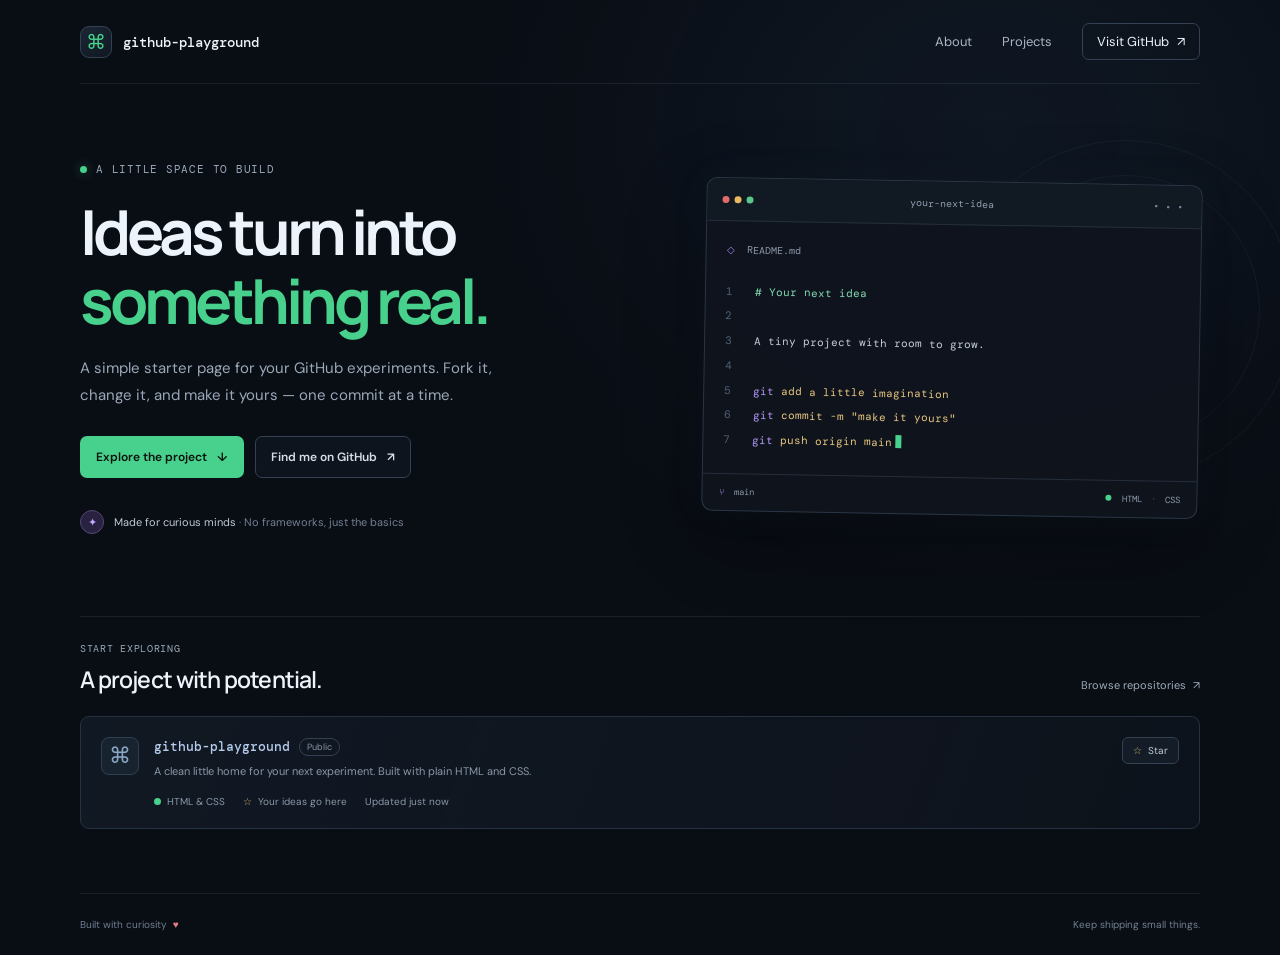
<file: index.html>
<!DOCTYPE html>
<html lang="en">
<head>
  <meta charset="UTF-8">
  <meta name="viewport" content="width=device-width, initial-scale=1.0">
  <meta name="description" content="A small GitHub-themed starter project built with HTML and CSS.">
  <title>GitHub Playground</title>
  <link rel="stylesheet" href="styles.css">
</head>
<body>
  <header class="site-header">
    <a class="brand" href="#" aria-label="GitHub Playground home">
      <span class="brand-mark" aria-hidden="true">⌘</span>
      <span>github-playground</span>
    </a>
    <nav class="main-nav" aria-label="Main navigation">
      <a href="#about">About</a>
      <a href="#projects">Projects</a>
      <a class="nav-button" href="https://github.com/" target="_blank" rel="noreferrer">Visit GitHub <span aria-hidden="true">↗</span></a>
    </nav>
  </header>

  <main>
    <section class="hero" id="about">
      <div class="hero-copy">
        <p class="eyebrow"><span class="status-dot"></span> A little space to build</p>
        <h1>Ideas turn into<br><span>something real.</span></h1>
        <p class="hero-description">A simple starter page for your GitHub experiments. Fork it, change it, and make it yours — one commit at a time.</p>
        <div class="hero-actions">
          <a class="button button-primary" href="#projects">Explore the project <span aria-hidden="true">↓</span></a>
          <a class="button button-secondary" href="https://github.com/" target="_blank" rel="noreferrer">Find me on GitHub <span aria-hidden="true">↗</span></a>
        </div>
        <div class="hero-note">
          <span class="avatar" aria-hidden="true">✦</span>
          <span>Made for curious minds <span class="note-muted">· No frameworks, just the basics</span></span>
        </div>
      </div>

      <div class="code-card" aria-label="Example GitHub workflow">
        <div class="code-topbar">
          <div class="window-dots" aria-hidden="true"><i></i><i></i><i></i></div>
          <span>your-next-idea</span>
          <span class="code-menu" aria-hidden="true">···</span>
        </div>
        <div class="code-content">
          <div class="file-label"><span aria-hidden="true">◇</span> README.md</div>
          <div class="code-line"><span class="line-number">1</span><span class="syntax-heading"># Your next idea</span></div>
          <div class="code-line"><span class="line-number">2</span></div>
          <div class="code-line"><span class="line-number">3</span><span>A tiny project with room to grow.</span></div>
          <div class="code-line"><span class="line-number">4</span></div>
          <div class="code-line"><span class="line-number">5</span><span class="syntax-key">git</span> <span class="syntax-string">add a little imagination</span></div>
          <div class="code-line"><span class="line-number">6</span><span class="syntax-key">git</span> <span class="syntax-string">commit -m "make it yours"</span></div>
          <div class="code-line"><span class="line-number">7</span><span class="syntax-key">git</span> <span class="syntax-string">push origin main</span><span class="cursor" aria-hidden="true"></span></div>
        </div>
        <div class="code-footer">
          <span><span class="branch-icon" aria-hidden="true">⑂</span> main</span>
          <span><span class="language-dot"></span> HTML <span class="footer-divider">·</span> CSS</span>
        </div>
      </div>
      <span class="hero-orb orb-one" aria-hidden="true"></span>
      <span class="hero-orb orb-two" aria-hidden="true"></span>
    </section>

    <section class="projects-section" id="projects">
      <div class="section-heading">
        <div>
          <p class="eyebrow">Start exploring</p>
          <h2>A project with potential.</h2>
        </div>
        <a class="text-link" href="https://github.com/" target="_blank" rel="noreferrer">Browse repositories <span aria-hidden="true">↗</span></a>
      </div>
      <article class="repo-card">
        <div class="repo-icon" aria-hidden="true">⌘</div>
        <div class="repo-info">
          <div class="repo-title-row">
            <h3><a href="https://github.com/" target="_blank" rel="noreferrer">github-playground</a></h3>
            <span class="visibility">Public</span>
          </div>
          <p>A clean little home for your next experiment. Built with plain HTML and CSS.</p>
          <div class="repo-meta">
            <span><i class="language-dot"></i> HTML &amp; CSS</span>
            <span><span aria-hidden="true">☆</span> Your ideas go here</span>
            <span>Updated just now</span>
          </div>
        </div>
        <a class="star-button" href="https://github.com/" target="_blank" rel="noreferrer"><span aria-hidden="true">☆</span> Star</a>
      </article>
    </section>
  </main>

  <footer class="site-footer">
    <span>Built with curiosity <span class="footer-heart" aria-label="love">♥</span></span>
    <span>Keep shipping small things.</span>
  </footer>
</body>
</html>
</file>
<file: styles.css>
@import url("https://fonts.googleapis.com/css2?family=DM+Mono:wght@400;500&family=DM+Sans:wght@400;500;600;700&family=Manrope:wght@400;500;600;700;800&display=swap");

:root {
  color-scheme: dark;
  --background: #090d14;
  --surface: #101721;
  --surface-light: #151e2a;
  --border: #25303e;
  --text: #edf3fa;
  --muted: #8c9aab;
  --green: #47d18c;
  --purple: #a98bfa;
}

* {
  box-sizing: border-box;
}

html {
  scroll-behavior: smooth;
}

body {
  min-width: 320px;
  margin: 0;
  background:
    radial-gradient(ellipse at 78% 14%, rgba(48, 82, 124, 0.15), transparent 34rem),
    var(--background);
  color: var(--text);
  font-family: "DM Sans", sans-serif;
  -webkit-font-smoothing: antialiased;
}

a {
  color: inherit;
  text-decoration: none;
}

.site-header,
main,
.site-footer {
  width: min(1120px, calc(100% - 64px));
  margin-inline: auto;
}

.site-header {
  height: 84px;
  display: flex;
  align-items: center;
  justify-content: space-between;
  border-bottom: 1px solid rgba(137, 158, 182, 0.13);
}

.brand,
.main-nav,
.nav-button,
.hero-actions,
.hero-note,
.repo-title-row,
.repo-meta,
.star-button {
  display: flex;
  align-items: center;
}

.brand {
  gap: 11px;
  font-family: "DM Mono", monospace;
  font-size: 14px;
  font-weight: 500;
}

.brand-mark {
  display: grid;
  width: 32px;
  height: 32px;
  place-items: center;
  border: 1px solid #344153;
  border-radius: 9px;
  background: linear-gradient(145deg, #1b2735, #101721);
  color: var(--green);
  font-size: 20px;
}

.main-nav {
  gap: 30px;
  color: #aab6c4;
  font-size: 13px;
}

.main-nav a:not(.nav-button):hover,
.text-link:hover {
  color: var(--text);
}

.nav-button {
  gap: 8px;
  padding: 9px 14px;
  border: 1px solid #344153;
  border-radius: 7px;
  color: var(--text);
  transition: background 160ms ease, border-color 160ms ease;
}

.nav-button:hover,
.star-button:hover {
  border-color: #56677b;
  background: #1a2532;
}

.hero {
  position: relative;
  display: grid;
  min-height: 495px;
  grid-template-columns: 1fr 0.9fr;
  align-items: center;
  gap: 72px;
  padding-block: 78px 82px;
  isolation: isolate;
}

.hero-copy {
  position: relative;
  z-index: 1;
}

.eyebrow {
  margin: 0 0 21px;
  color: #9baaba;
  font-family: "DM Mono", monospace;
  font-size: 11px;
  letter-spacing: 0.07em;
  text-transform: uppercase;
}

.hero-copy .eyebrow {
  display: flex;
  align-items: center;
  gap: 9px;
}

.status-dot,
.language-dot {
  width: 7px;
  height: 7px;
  border-radius: 50%;
  background: var(--green);
  box-shadow: 0 0 12px rgba(71, 209, 140, 0.48);
}

h1,
h2,
h3,
p {
  margin-top: 0;
}

h1 {
  margin-bottom: 19px;
  font-family: Manrope, sans-serif;
  font-size: clamp(42px, 5.1vw, 62px);
  font-weight: 700;
  letter-spacing: -0.065em;
  line-height: 1.12;
}

h1 span {
  color: var(--green);
}

.hero-description {
  max-width: 440px;
  margin-bottom: 27px;
  color: #9ba8b8;
  font-size: 15px;
  line-height: 1.8;
}

.hero-actions {
  flex-wrap: wrap;
  gap: 11px;
}

.button {
  display: inline-flex;
  min-height: 42px;
  align-items: center;
  justify-content: center;
  gap: 10px;
  padding: 0 15px;
  border: 1px solid transparent;
  border-radius: 7px;
  font-size: 12px;
  font-weight: 600;
  transition: transform 160ms ease, background 160ms ease, border-color 160ms ease;
}

.button:hover {
  transform: translateY(-1px);
}

.button-primary {
  background: var(--green);
  color: #08120d;
}

.button-primary:hover {
  background: #63e3a4;
}

.button-secondary {
  border-color: #344153;
  background: rgba(17, 24, 34, 0.65);
  color: #d6deea;
}

.button-secondary:hover {
  border-color: #56677b;
}

.hero-note {
  gap: 10px;
  margin-top: 32px;
  color: #c0cad5;
  font-size: 11px;
}

.avatar {
  display: grid;
  width: 24px;
  height: 24px;
  place-items: center;
  border: 1px solid #534878;
  border-radius: 50%;
  background: #28213f;
  color: #c2aaff;
}

.note-muted {
  color: #748193;
}

.code-card {
  position: relative;
  z-index: 1;
  overflow: hidden;
  border: 1px solid #2a3645;
  border-radius: 11px;
  background: rgba(14, 20, 29, 0.94);
  box-shadow: 0 24px 80px rgba(0, 0, 0, 0.31), 0 0 40px rgba(89, 117, 154, 0.06);
  transform: rotate(1deg);
}

.code-topbar {
  display: flex;
  height: 43px;
  align-items: center;
  justify-content: space-between;
  padding-inline: 15px;
  border-bottom: 1px solid #252f3c;
  background: #111923;
  color: #8f9dae;
  font-family: "DM Mono", monospace;
  font-size: 10px;
}

.window-dots {
  display: flex;
  gap: 5px;
}

.window-dots i {
  width: 7px;
  height: 7px;
  border-radius: 50%;
  background: #465366;
}

.window-dots i:first-child {
  background: #e16b6b;
}

.window-dots i:nth-child(2) {
  background: #eab95f;
}

.window-dots i:nth-child(3) {
  background: #59c68a;
}

.code-menu {
  color: #77869a;
  font-size: 17px;
  letter-spacing: 2px;
}

.code-content {
  padding: 18px 20px 21px;
  color: #c4ced9;
  font-family: "DM Mono", monospace;
  font-size: 11px;
  line-height: 2.25;
}

.file-label {
  margin-bottom: 17px;
  color: #8e9bad;
  font-size: 10px;
}

.file-label span {
  margin-right: 6px;
  color: var(--purple);
}

.code-line {
  min-height: 24px;
  white-space: pre;
}

.line-number {
  display: inline-block;
  width: 29px;
  color: #536174;
  user-select: none;
}

.syntax-heading {
  color: #83dcb1;
}

.syntax-key {
  color: #b49afa;
}

.syntax-string {
  color: #e8c680;
}

.cursor {
  display: inline-block;
  width: 6px;
  height: 13px;
  margin-left: 3px;
  background: var(--green);
  vertical-align: -2px;
}

.code-footer {
  display: flex;
  height: 37px;
  align-items: center;
  justify-content: space-between;
  padding-inline: 17px;
  border-top: 1px solid #252f3c;
  color: #8b98a8;
  font-family: "DM Mono", monospace;
  font-size: 9px;
}

.branch-icon {
  margin-right: 5px;
  color: #b49afa;
}

.code-footer .language-dot {
  display: inline-block;
  width: 6px;
  height: 6px;
  margin-right: 5px;
  box-shadow: none;
  vertical-align: 1px;
}

.footer-divider {
  margin-inline: 4px;
  color: #495669;
}

.hero-orb {
  position: absolute;
  z-index: -1;
  border: 1px solid rgba(117, 149, 188, 0.08);
  border-radius: 50%;
}

.orb-one {
  top: 56px;
  right: -95px;
  width: 340px;
  height: 340px;
}

.orb-two {
  top: 91px;
  right: -60px;
  width: 270px;
  height: 270px;
}

.projects-section {
  padding-block: 25px 64px;
  border-top: 1px solid rgba(137, 158, 182, 0.13);
}

.section-heading {
  display: flex;
  align-items: end;
  justify-content: space-between;
  margin-bottom: 21px;
}

.section-heading .eyebrow {
  margin-bottom: 8px;
  font-size: 10px;
}

h2 {
  margin-bottom: 0;
  font-family: Manrope, sans-serif;
  font-size: 23px;
  font-weight: 600;
  letter-spacing: -0.04em;
}

.text-link {
  padding-bottom: 3px;
  color: #9eacbc;
  font-size: 11px;
  transition: color 160ms ease;
}

.text-link span {
  margin-left: 4px;
}

.repo-card {
  display: flex;
  align-items: flex-start;
  gap: 15px;
  padding: 20px;
  border: 1px solid #263241;
  border-radius: 9px;
  background: linear-gradient(110deg, rgba(17, 25, 36, 0.95), rgba(14, 20, 29, 0.76));
  transition: border-color 160ms ease, background 160ms ease;
}

.repo-card:hover {
  border-color: #39485b;
  background: #111a25;
}

.repo-icon {
  display: grid;
  width: 38px;
  height: 38px;
  flex: 0 0 auto;
  place-items: center;
  border: 1px solid #304052;
  border-radius: 8px;
  background: #182330;
  color: #8ca8c7;
  font-size: 22px;
}

.repo-info {
  min-width: 0;
  flex: 1;
}

.repo-title-row {
  gap: 9px;
  margin: 1px 0 7px;
}

h3 {
  margin-bottom: 0;
  color: #b4cbeb;
  font-family: "DM Mono", monospace;
  font-size: 13px;
  font-weight: 500;
}

h3 a:hover {
  color: #d7e5f8;
  text-decoration: underline;
  text-underline-offset: 3px;
}

.visibility {
  padding: 2px 7px;
  border: 1px solid #344153;
  border-radius: 10px;
  color: #8997a8;
  font-size: 9px;
}

.repo-info > p {
  margin-bottom: 15px;
  color: #8997a8;
  font-size: 11px;
  line-height: 1.6;
}

.repo-meta {
  flex-wrap: wrap;
  gap: 18px;
  color: #8997a8;
  font-size: 10px;
}

.repo-meta span {
  display: inline-flex;
  align-items: center;
  gap: 6px;
}

.repo-meta .language-dot {
  width: 7px;
  height: 7px;
  box-shadow: none;
}

.repo-meta span[aria-hidden] {
  color: #d5b76b;
}

.star-button {
  flex: 0 0 auto;
  gap: 6px;
  padding: 6px 10px;
  border: 1px solid #344153;
  border-radius: 6px;
  background: #131c27;
  color: #c1ccd9;
  font-size: 10px;
  transition: background 160ms ease, border-color 160ms ease;
}

.star-button span {
  color: #d9bb70;
}

.site-footer {
  display: flex;
  min-height: 62px;
  align-items: center;
  justify-content: space-between;
  border-top: 1px solid rgba(137, 158, 182, 0.13);
  color: #718093;
  font-size: 10px;
}

.footer-heart {
  margin-left: 3px;
  color: #e47b86;
}

@media (max-width: 760px) {
  .site-header,
  main,
  .site-footer {
    width: min(100% - 40px, 560px);
  }

  .site-header {
    height: 70px;
  }

  .main-nav {
    gap: 16px;
  }

  .main-nav a:first-child,
  .main-nav a:nth-child(2) {
    display: none;
  }

  .hero {
    min-height: auto;
    grid-template-columns: 1fr;
    gap: 42px;
    padding-block: 70px 58px;
  }

  .hero-copy {
    max-width: 500px;
  }

  .code-card {
    width: min(100%, 470px);
    justify-self: center;
    transform: none;
  }

  .orb-one {
    top: 290px;
    right: -120px;
  }

  .orb-two {
    top: 325px;
    right: -85px;
  }

  .projects-section {
    padding-top: 27px;
  }
}

@media (max-width: 480px) {
  .site-header,
  main,
  .site-footer {
    width: calc(100% - 32px);
  }

  .brand {
    gap: 8px;
    font-size: 12px;
  }

  .brand-mark {
    width: 29px;
    height: 29px;
  }

  .nav-button {
    padding: 8px 10px;
    font-size: 11px;
  }

  .hero {
    padding-top: 58px;
  }

  h1 {
    font-size: clamp(42px, 12vw, 54px);
  }

  .hero-description {
    font-size: 14px;
  }

  .note-muted {
    display: block;
    margin-top: 3px;
  }

  .section-heading {
    align-items: flex-start;
    gap: 12px;
  }

  h2 {
    font-size: 20px;
  }

  .text-link {
    margin-top: 24px;
    white-space: nowrap;
    font-size: 10px;
  }

  .repo-card {
    gap: 11px;
    padding: 15px;
  }

  .repo-icon {
    width: 32px;
    height: 32px;
  }

  .repo-meta {
    gap: 9px 13px;
  }

  .repo-meta span:last-child {
    display: none;
  }

  .star-button {
    padding: 6px 7px;
  }

  .site-footer {
    font-size: 9px;
  }
}

@media (prefers-reduced-motion: reduce) {
  *,
  *::before,
  *::after {
    scroll-behavior: auto !important;
    transition-duration: 0.01ms !important;
  }
}
</file>
